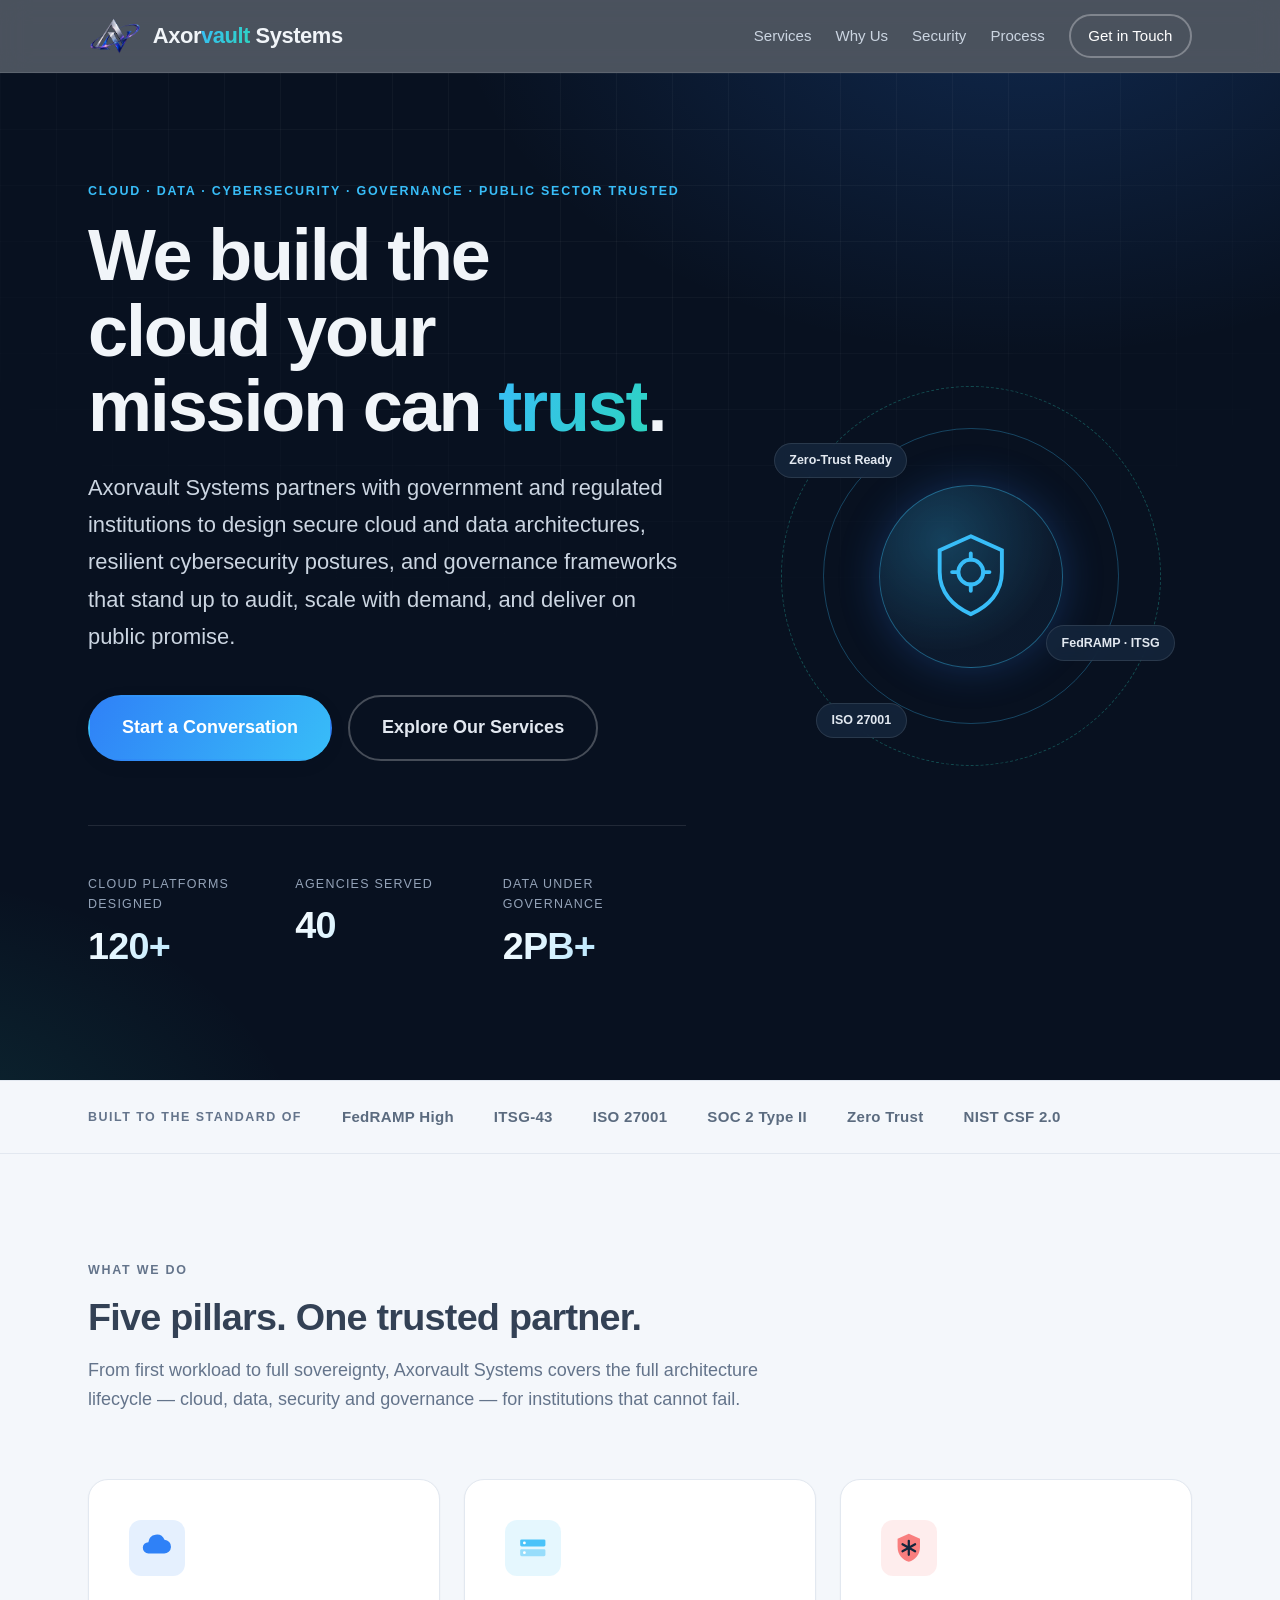
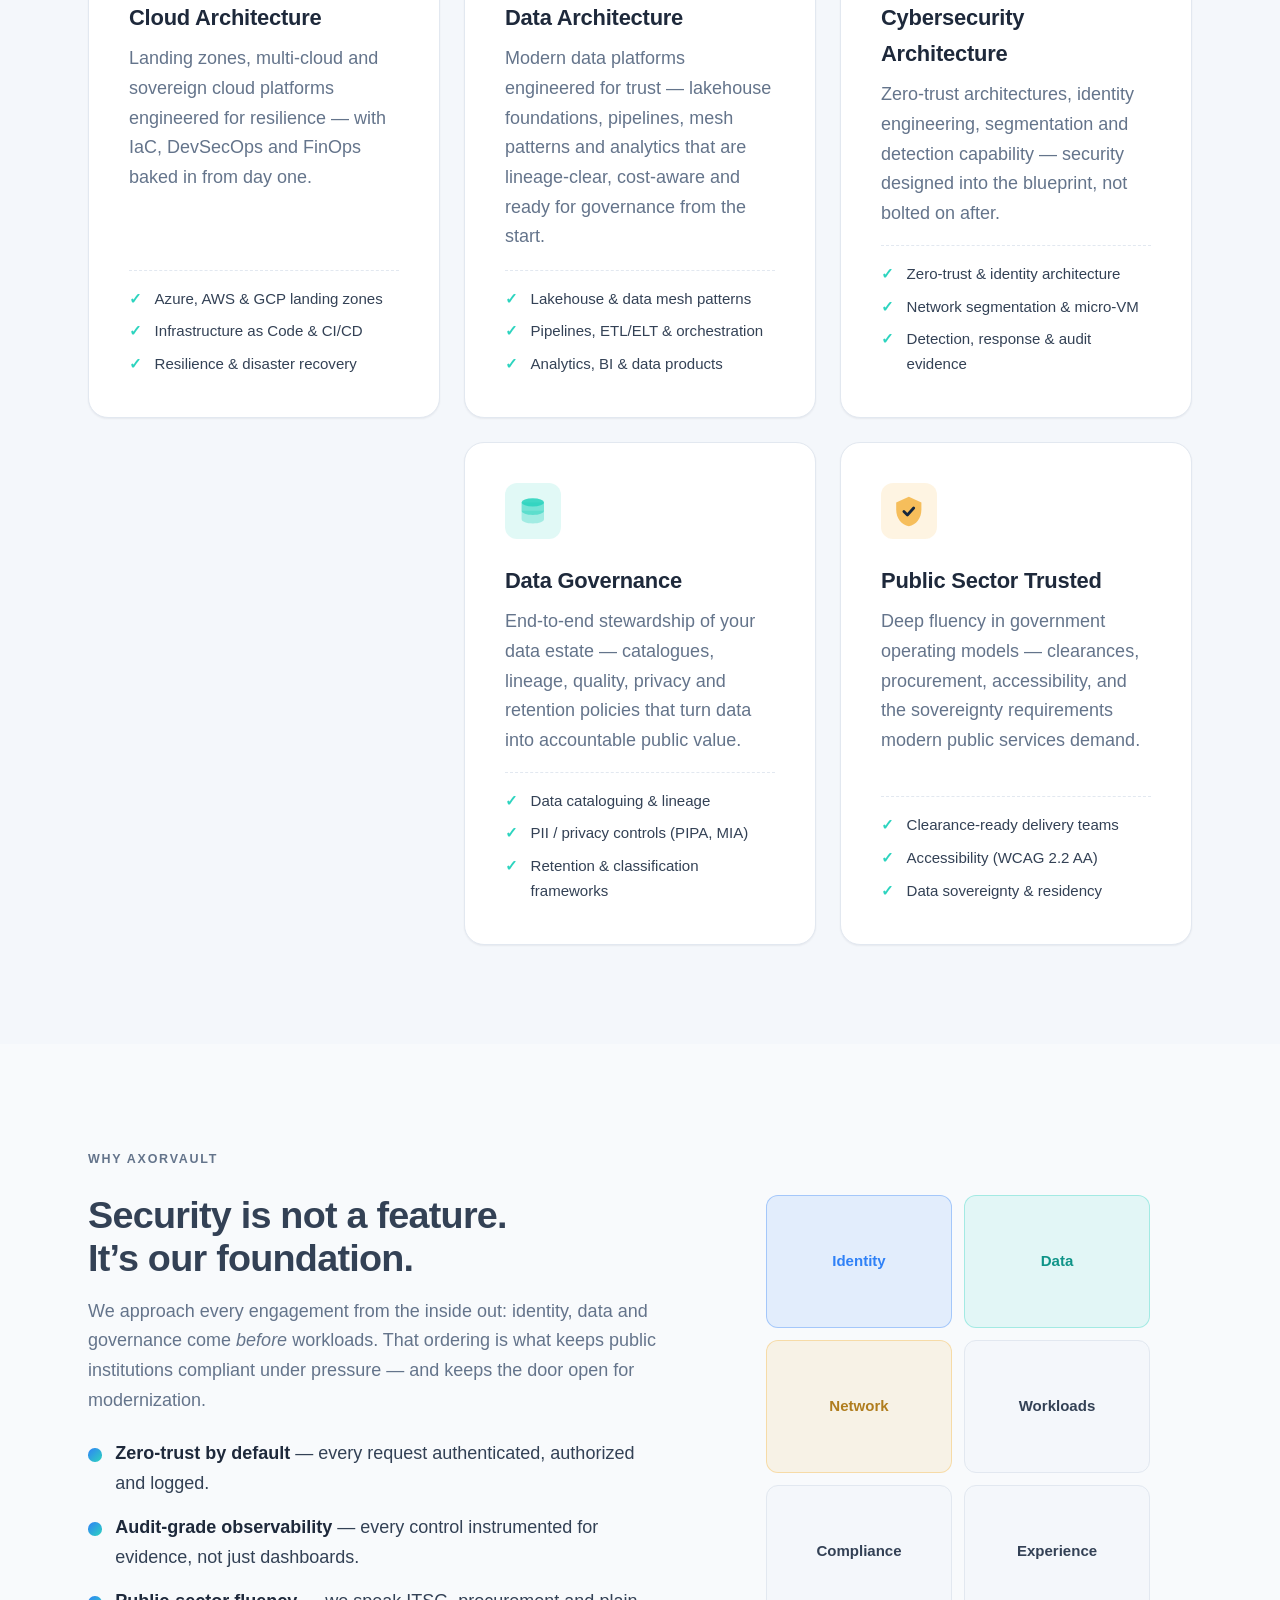
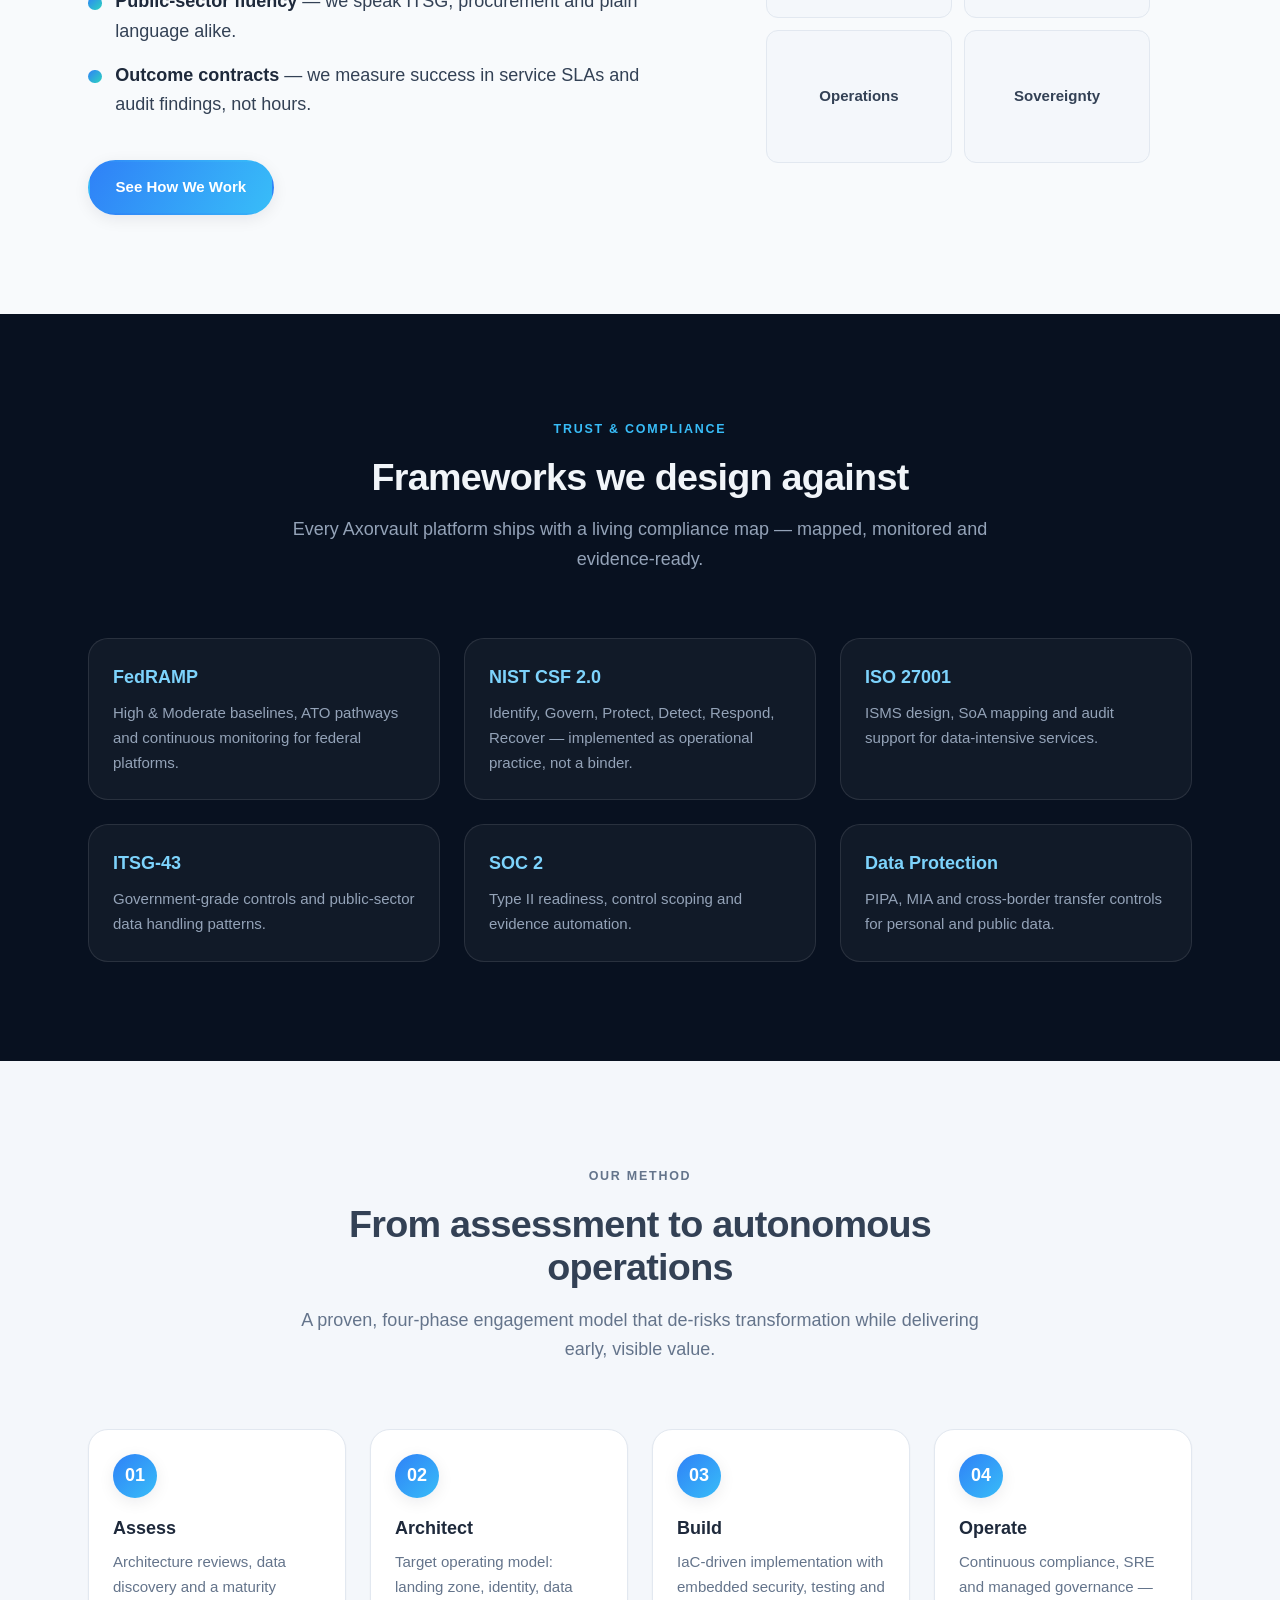
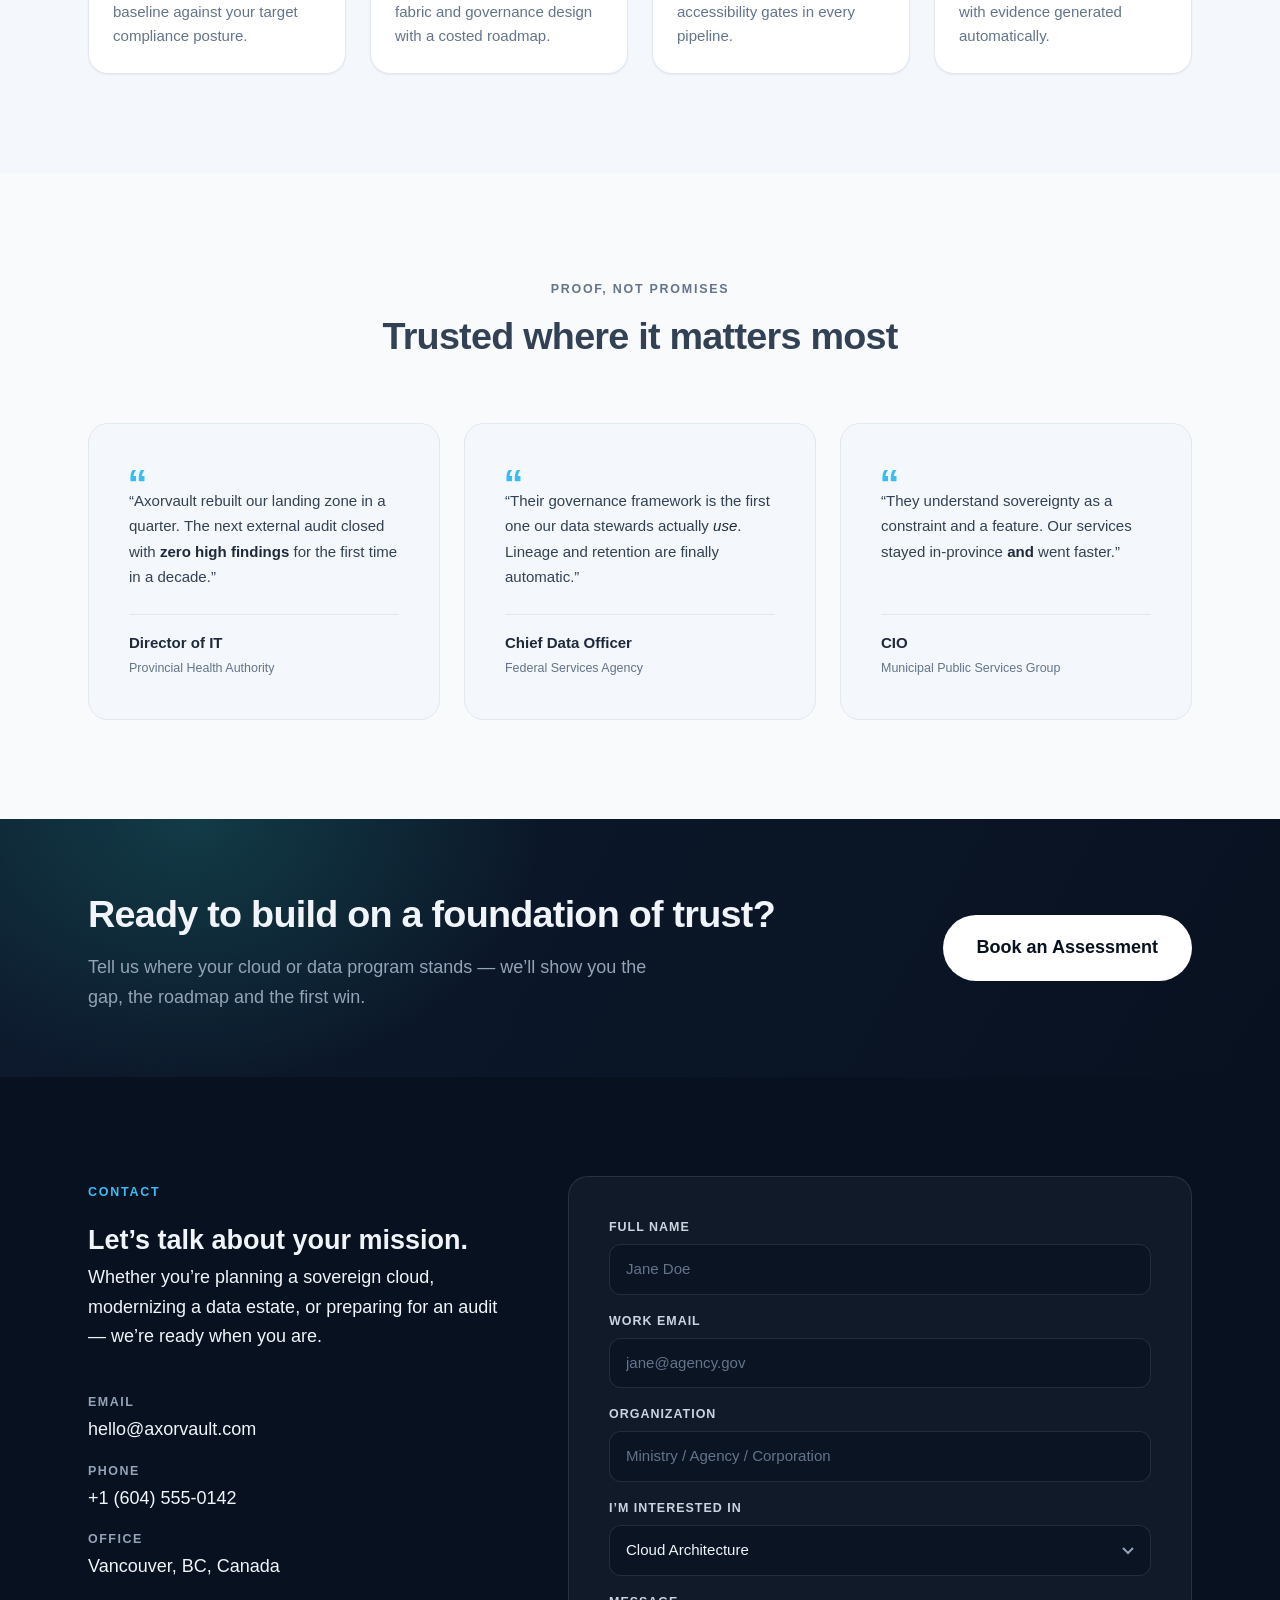
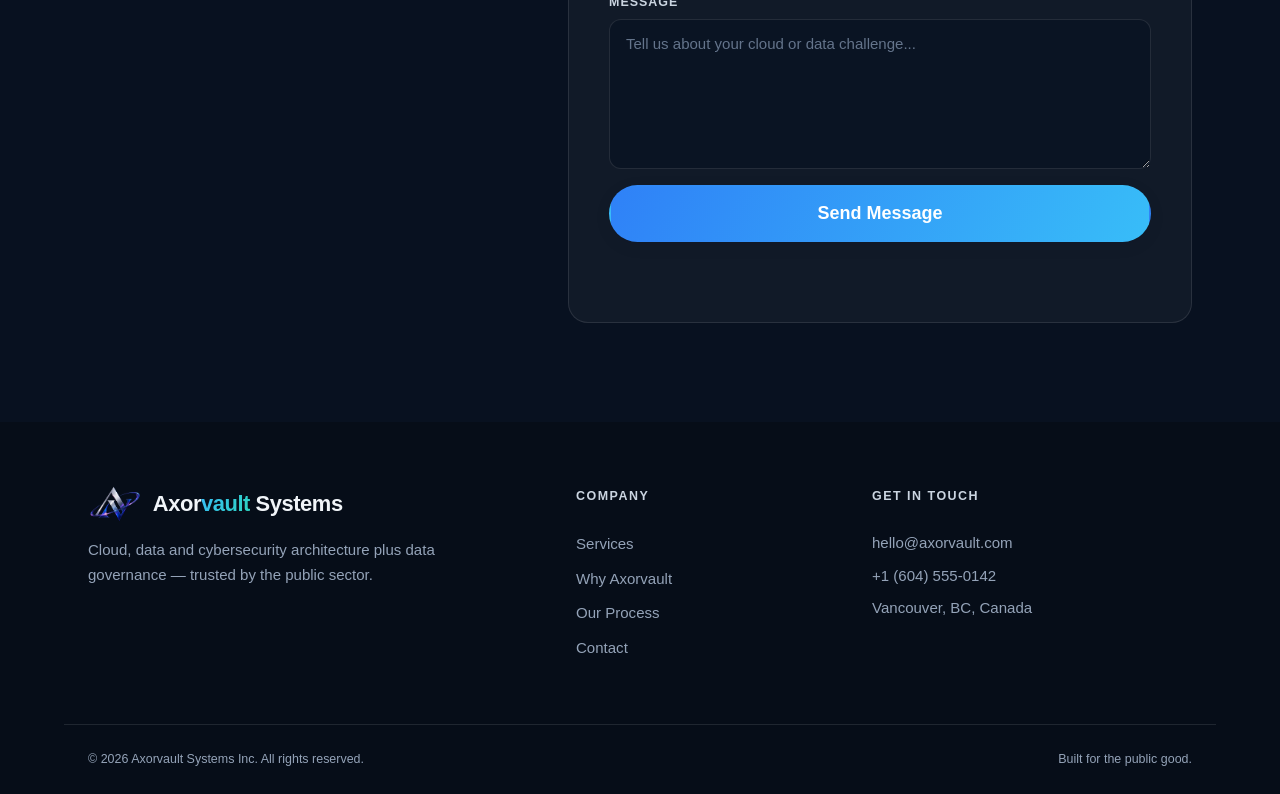
<file: index.html>
<!DOCTYPE html>
<html lang="en">
<head>
  <meta charset="UTF-8" />
  <meta name="viewport" content="width=device-width, initial-scale=1.0" />
  <title>Axorvault Systems — Cloud, Data &amp; Cybersecurity Architecture, Data Governance, Public Sector Trusted</title>
  <meta name="description" content="Axorvault Systems designs secure cloud and data architectures, cybersecurity frameworks and data governance programs trusted by public sector organizations." />
  <link rel="canonical" href="https://axorvault.com/" />
  <link rel="icon" type="image/svg+xml" href="assets/favicon.svg" />
  <meta http-equiv="Content-Security-Policy" content="default-src 'self'; script-src 'self'; style-src 'self' https://fonts.googleapis.com 'unsafe-inline'; font-src 'self' https://fonts.gstatic.com; img-src 'self' data:; base-uri 'self'; form-action 'self'; object-src 'none';" />
  <meta name="referrer" content="strict-origin-when-cross-origin" />

  <!-- Open Graph -->
  <meta property="og:type" content="website" />
  <meta property="og:site_name" content="Axorvault Systems" />
  <meta property="og:title" content="Axorvault Systems — Cloud, Data &amp; Cybersecurity Architecture, Public Sector Trusted" />
  <meta property="og:description" content="Axorvault Systems designs secure cloud and data architectures, cybersecurity frameworks and data governance programs trusted by public sector organizations." />
  <meta property="og:url" content="https://axorvault.com/" />
  <meta property="og:image" content="https://axorvault.com/assets/axorvaultlogo.png" />

  <!-- Twitter Card -->
  <meta name="twitter:card" content="summary_large_image" />
  <meta name="twitter:title" content="Axorvault Systems — Cloud, Data &amp; Cybersecurity Architecture, Public Sector Trusted" />
  <meta name="twitter:description" content="Axorvault Systems designs secure cloud and data architectures, cybersecurity frameworks and data governance programs trusted by public sector organizations." />
  <meta name="twitter:image" content="https://axorvault.com/assets/axorvaultlogo.png" />

  <link rel="preconnect" href="https://fonts.googleapis.com" />
  <link rel="preconnect" href="https://fonts.gstatic.com" crossorigin />
  <link href="https://fonts.googleapis.com/css2?family=Inter:wght@400;500;600;700;800&display=swap" rel="stylesheet" />
  <link rel="stylesheet" href="css/styles.css" />
</head>
<body>
  <a class="skip-link" href="#main">Skip to main content</a>

  <!-- ══════════════ SECTION: HEADER / NAV ══════════════ -->
  <header class="nav" id="top">
    <div class="container nav__inner">
      <a class="brand" href="#top" aria-label="Axorvault home">
        <img class="brand__mark" src="assets/axorvaultlogo-icon.png" alt="" width="1162" height="768" />
        <span class="brand__name">Axor<em>vault</em> Systems</span>
      </a>

      <nav class="nav__links" id="primary-nav" aria-label="Primary">
        <a href="#services">Services</a>
        <a href="#why">Why Us</a>
        <a href="#security">Security</a>
        <a href="#process">Process</a>
        <a href="#contact" class="btn btn--sm">Get in Touch</a>
      </nav>

      <button class="nav__toggle" type="button" aria-expanded="false" aria-controls="primary-nav">
        <span class="nav__toggle-bar" aria-hidden="true"></span>
        <span class="nav__toggle-bar" aria-hidden="true"></span>
        <span class="nav__toggle-bar" aria-hidden="true"></span>
        <span class="sr-only">Toggle menu</span>
      </button>
    </div>
  </header>

  <main id="main">
    <!-- ══════════════ SECTION: HERO ══════════════ -->
    <section class="hero" aria-labelledby="hero-title">
      <div class="container hero__inner">
        <div class="hero__content reveal">
          <p class="eyebrow eyebrow--accent">Cloud · Data · Cybersecurity · Governance · Public Sector Trusted</p>
          <h1 id="hero-title">We build the cloud your mission can <span class="grad-text">trust</span>.</h1>
          <p class="lede">Axorvault Systems partners with government and regulated institutions to design secure cloud and data architectures, resilient cybersecurity postures, and governance frameworks that stand up to audit, scale with demand, and deliver on public promise.</p>
          <div class="hero__actions">
            <a href="#contact" class="btn btn--primary btn--lg">Start a Conversation</a>
            <a href="#services" class="btn btn--ghost btn--lg">Explore Our Services</a>
          </div>

          <dl class="hero__stats" role="list">
            <div class="stat" role="listitem">
              <dt>Cloud Platforms Designed</dt>
              <dd class="stat__num" data-count="120" data-suffix="+">0+</dd>
            </div>
            <div class="stat" role="listitem">
              <dt>Agencies Served</dt>
              <dd class="stat__num" data-count="40" data-suffix="">0</dd>
            </div>
            <div class="stat" role="listitem">
              <dt>Data Under Governance</dt>
              <dd class="stat__num" data-count="2" data-suffix="PB+">0PB+</dd>
            </div>
          </dl>
        </div>

        <div class="hero__visual reveal" aria-hidden="true">
          <div class="vault">
            <div class="vault__ring vault__ring--1"></div>
            <div class="vault__ring vault__ring--2"></div>
            <div class="vault__core">
              <svg viewBox="0 0 64 64" class="vault__icon">
                <path d="M32 6l20 9v14c0 13-8.5 22-20 27C20.5 51 12 42 12 29V15z" fill="none" stroke="#38bdf8" stroke-width="2.5" />
                <circle cx="32" cy="29" r="8" fill="none" stroke="#38bdf8" stroke-width="2.5" />
                <path d="M32 21v-4M32 41v-4M24 29h-4M44 29h-4" stroke="#38bdf8" stroke-width="2.5" stroke-linecap="round" />
              </svg>
            </div>
            <div class="vault__chip vault__chip--1">Zero-Trust Ready</div>
            <div class="vault__chip vault__chip--2">FedRAMP · ITSG</div>
            <div class="vault__chip vault__chip--3">ISO 27001</div>
          </div>
        </div>
      </div>
    </section>

    <!-- ══════════════ SECTION: TRUST BAR ══════════════ -->
    <section class="trustbar" aria-label="Compliance and certifications">
      <div class="container trustbar__inner reveal">
        <span class="trustbar__label">Built to the standard of</span>
        <ul class="trustbar__items" role="list">
          <li>FedRAMP High</li>
          <li>ITSG-43</li>
          <li>ISO 27001</li>
          <li>SOC 2 Type II</li>
          <li>Zero Trust</li>
          <li>NIST CSF 2.0</li>
        </ul>
      </div>
    </section>

    <!-- ══════════════ SECTION: SERVICES ══════════════ -->
    <section class="section section--light" id="services" aria-labelledby="services-title">
      <div class="container">
        <header class="section__head reveal">
          <p class="eyebrow">What We Do</p>
          <h2 id="services-title">Five pillars. One trusted partner.</h2>
          <p class="section__sub">From first workload to full sovereignty, Axorvault Systems covers the full architecture lifecycle — cloud, data, security and governance — for institutions that cannot fail.</p>
        </header>

        <div class="card-grid">
          <article class="service-card reveal">
            <div class="service-card__icon service-card__icon--azure" aria-hidden="true">
              <svg viewBox="0 0 24 24"><path d="M6 16a4 4 0 010-8 6 6 0 0111.5-1.8A4.5 4.5 0 0117 16H6z" fill="currentColor"/></svg>
            </div>
            <h3>Cloud Architecture</h3>
            <p>Landing zones, multi-cloud and sovereign cloud platforms engineered for resilience — with IaC, DevSecOps and FinOps baked in from day one.</p>
            <ul class="tick-list">
              <li>Azure, AWS &amp; GCP landing zones</li>
              <li>Infrastructure as Code &amp; CI/CD</li>
              <li>Resilience &amp; disaster recovery</li>
            </ul>
          </article>

          <article class="service-card reveal">
            <div class="service-card__icon service-card__icon--cyan" aria-hidden="true">
              <svg viewBox="0 0 24 24"><rect x="3" y="6" width="18" height="5" rx="1" fill="currentColor" opacity="0.9"/><rect x="3" y="13" width="18" height="5" rx="1" fill="currentColor" opacity="0.45"/><circle cx="6" cy="8.5" r="1" fill="#fff"/><circle cx="6" cy="15.5" r="1" fill="#fff"/></svg>
            </div>
            <h3>Data Architecture</h3>
            <p>Modern data platforms engineered for trust — lakehouse foundations, pipelines, mesh patterns and analytics that are lineage-clear, cost-aware and ready for governance from the start.</p>
            <ul class="tick-list">
              <li>Lakehouse &amp; data mesh patterns</li>
              <li>Pipelines, ETL/ELT &amp; orchestration</li>
              <li>Analytics, BI &amp; data products</li>
            </ul>
          </article>

          <article class="service-card reveal">
            <div class="service-card__icon service-card__icon--red" aria-hidden="true">
              <svg viewBox="0 0 24 24"><path d="M12 2l8 3.5v6c0 5.5-3.4 9.3-8 10.5C7.4 20.8 4 17 4 11.5v-6z" fill="currentColor" opacity="0.9"/><path d="M12 7v10M7.5 9.5l9 5M16.5 9.5l-9 5" fill="none" stroke="#14263d" stroke-width="1.6" stroke-linecap="round"/></svg>
            </div>
            <h3>Cybersecurity Architecture</h3>
            <p>Zero-trust architectures, identity engineering, segmentation and detection capability — security designed into the blueprint, not bolted on after.</p>
            <ul class="tick-list">
              <li>Zero-trust &amp; identity architecture</li>
              <li>Network segmentation &amp; micro-VM</li>
              <li>Detection, response &amp; audit evidence</li>
            </ul>
          </article>

          <article class="service-card service-card--center reveal">
            <div class="service-card__icon service-card__icon--teal" aria-hidden="true">
              <svg viewBox="0 0 24 24"><ellipse cx="12" cy="6" rx="8" ry="3" fill="currentColor" opacity="0.9"/><path d="M4 6v6c0 1.7 3.6 3 8 3s8-1.3 8-3V6" fill="currentColor" opacity="0.6"/><path d="M4 12v6c0 1.7 3.6 3 8 3s8-1.3 8-3v-6" fill="currentColor" opacity="0.35"/></svg>
            </div>
            <h3>Data Governance</h3>
            <p>End-to-end stewardship of your data estate — catalogues, lineage, quality, privacy and retention policies that turn data into accountable public value.</p>
            <ul class="tick-list">
              <li>Data cataloguing &amp; lineage</li>
              <li>PII / privacy controls (PIPA, MIA)</li>
              <li>Retention &amp; classification frameworks</li>
            </ul>
          </article>

          <article class="service-card reveal">
            <div class="service-card__icon service-card__icon--gold" aria-hidden="true">
              <svg viewBox="0 0 24 24"><path d="M12 2l9 4v5c0 6.5-3.8 10.8-9 12-5.2-1.2-9-5.5-9-12V6z" fill="currentColor" opacity="0.9"/><path d="M8.5 12.5l2.5 2.5 4.5-5" fill="none" stroke="#14263d" stroke-width="2" stroke-linecap="round" stroke-linejoin="round"/></svg>
            </div>
            <h3>Public Sector Trusted</h3>
            <p>Deep fluency in government operating models — clearances, procurement, accessibility, and the sovereignty requirements modern public services demand.</p>
            <ul class="tick-list">
              <li>Clearance-ready delivery teams</li>
              <li>Accessibility (WCAG 2.2 AA)</li>
              <li>Data sovereignty &amp; residency</li>
            </ul>
          </article>
        </div>
      </div>
    </section>

    <!-- ══════════════ SECTION: WHY AXORVAULT ══════════════ -->
    <section class="section" id="why" aria-labelledby="why-title">
      <div class="container why__inner">
        <div class="why__content reveal">
          <p class="eyebrow">Why Axorvault</p>
          <h2 id="why-title">Security is not a feature.<br />It&rsquo;s our foundation.</h2>
          <p>We approach every engagement from the inside out: identity, data and governance come <em>before</em> workloads. That ordering is what keeps public institutions compliant under pressure — and keeps the door open for modernization.</p>
          <ul class="why__list">
            <li><strong>Zero-trust by default</strong> — every request authenticated, authorized and logged.</li>
            <li><strong>Audit-grade observability</strong> — every control instrumented for evidence, not just dashboards.</li>
            <li><strong>Public-sector fluency</strong> — we speak ITSG, procurement and plain language alike.</li>
            <li><strong>Outcome contracts</strong> — we measure success in service SLAs and audit findings, not hours.</li>
          </ul>
          <a href="#process" class="btn btn--primary">See How We Work</a>
        </div>

        <div class="why__visual reveal" aria-hidden="true">
          <div class="matrix">
            <div class="matrix__cell matrix__cell--a">Identity</div>
            <div class="matrix__cell matrix__cell--b">Data</div>
            <div class="matrix__cell matrix__cell--c">Network</div>
            <div class="matrix__cell matrix__cell--d">Workloads</div>
            <div class="matrix__cell matrix__cell--e">Compliance</div>
            <div class="matrix__cell matrix__cell--f">Experience</div>
            <div class="matrix__cell matrix__cell--g">Operations</div>
            <div class="matrix__cell matrix__cell--h">Sovereignty</div>
          </div>
        </div>
      </div>
    </section>

    <!-- ══════════════ SECTION: SECURITY ══════════════ -->
    <section class="section section--dark" id="security" aria-labelledby="security-title">
      <div class="container">
        <header class="section__head section__head--center reveal">
          <p class="eyebrow eyebrow--accent">Trust &amp; Compliance</p>
          <h2 id="security-title">Frameworks we design against</h2>
          <p class="section__sub">Every Axorvault platform ships with a living compliance map — mapped, monitored and evidence-ready.</p>
        </header>

        <div class="framework-grid">
          <div class="framework reveal"><h3>FedRAMP</h3><p>High &amp; Moderate baselines, ATO pathways and continuous monitoring for federal platforms.</p></div>
          <div class="framework reveal"><h3>NIST CSF 2.0</h3><p>Identify, Govern, Protect, Detect, Respond, Recover — implemented as operational practice, not a binder.</p></div>
          <div class="framework reveal"><h3>ISO 27001</h3><p>ISMS design, SoA mapping and audit support for data-intensive services.</p></div>
          <div class="framework reveal"><h3>ITSG-43</h3><p>Government-grade controls and public-sector data handling patterns.</p></div>
          <div class="framework reveal"><h3>SOC 2</h3><p>Type II readiness, control scoping and evidence automation.</p></div>
          <div class="framework reveal"><h3>Data Protection</h3><p>PIPA, MIA and cross-border transfer controls for personal and public data.</p></div>
        </div>
      </div>
    </section>

    <!-- ══════════════ SECTION: PROCESS ══════════════ -->
    <section class="section section--light" id="process" aria-labelledby="process-title">
      <div class="container">
        <header class="section__head section__head--center reveal">
          <p class="eyebrow">Our Method</p>
          <h2 id="process-title">From assessment to autonomous operations</h2>
          <p class="section__sub">A proven, four-phase engagement model that de-risks transformation while delivering early, visible value.</p>
        </header>

        <ol class="steps" role="list">
          <li class="step reveal">
            <span class="step__num">01</span>
            <h3>Assess</h3>
            <p>Architecture reviews, data discovery and a maturity baseline against your target compliance posture.</p>
          </li>
          <li class="step reveal">
            <span class="step__num">02</span>
            <h3>Architect</h3>
            <p>Target operating model: landing zone, identity, data fabric and governance design with a costed roadmap.</p>
          </li>
          <li class="step reveal">
            <span class="step__num">03</span>
            <h3>Build</h3>
            <p>IaC-driven implementation with embedded security, testing and accessibility gates in every pipeline.</p>
          </li>
          <li class="step reveal">
            <span class="step__num">04</span>
            <h3>Operate</h3>
            <p>Continuous compliance, SRE and managed governance — with evidence generated automatically.</p>
          </li>
        </ol>
      </div>
    </section>

    <!-- ══════════════ SECTION: TESTIMONIALS ══════════════ -->
    <section class="section" id="results" aria-labelledby="results-title">
      <div class="container">
        <header class="section__head section__head--center reveal">
          <p class="eyebrow">Proof, Not Promises</p>
          <h2 id="results-title">Trusted where it matters most</h2>
        </header>

        <div class="quote-grid">
          <figure class="quote reveal">
            <blockquote>&ldquo;Axorvault rebuilt our landing zone in a quarter. The next external audit closed with <strong>zero high findings</strong> for the first time in a decade.&rdquo;</blockquote>
            <figcaption><strong>Director of IT</strong><span>Provincial Health Authority</span></figcaption>
          </figure>
          <figure class="quote reveal">
            <blockquote>&ldquo;Their governance framework is the first one our data stewards actually <em>use</em>. Lineage and retention are finally automatic.&rdquo;</blockquote>
            <figcaption><strong>Chief Data Officer</strong><span>Federal Services Agency</span></figcaption>
          </figure>
          <figure class="quote reveal">
            <blockquote>&ldquo;They understand sovereignty as a constraint and a feature. Our services stayed in-province <strong>and</strong> went faster.&rdquo;</blockquote>
            <figcaption><strong>CIO</strong><span>Municipal Public Services Group</span></figcaption>
          </figure>
        </div>
      </div>
    </section>

    <!-- ══════════════ SECTION: CTA ══════════════ -->
    <section class="cta" aria-labelledby="cta-title">
      <div class="container cta__inner reveal">
        <div>
          <h2 id="cta-title">Ready to build on a foundation of trust?</h2>
          <p>Tell us where your cloud or data program stands — we&rsquo;ll show you the gap, the roadmap and the first win.</p>
        </div>
        <a href="#contact" class="btn btn--light btn--lg">Book an Assessment</a>
      </div>
    </section>

    <!-- ══════════════ SECTION: CONTACT ══════════════ -->
    <section class="section section--dark" id="contact" aria-labelledby="contact-title">
      <div class="container contact__inner">
        <div class="contact__info reveal">
          <p class="eyebrow eyebrow--accent">Contact</p>
          <h2 id="contact-title">Let&rsquo;s talk about your mission.</h2>
          <p>Whether you&rsquo;re planning a sovereign cloud, modernizing a data estate, or preparing for an audit — we&rsquo;re ready when you are.</p>
          <ul class="contact__details" role="list">
            <li>
              <span class="contact__label">Email</span>
              <a href="mailto:hello@axorvault.com">hello@axorvault.com</a>
            </li>
            <li>
              <span class="contact__label">Phone</span>
              <a href="tel:+16045550142">+1 (604) 555-0142</a>
            </li>
            <li>
              <span class="contact__label">Office</span>
              <span>Vancouver, BC, Canada</span>
            </li>
          </ul>
        </div>

        <form class="contact__form reveal" novalidate>
          <div class="field">
            <label for="name">Full name</label>
            <input id="name" name="name" type="text" autocomplete="name" required placeholder="Jane Doe" />
          </div>
          <div class="field">
            <label for="email">Work email</label>
            <input id="email" name="email" type="email" autocomplete="email" required placeholder="jane@agency.gov" />
          </div>
          <div class="field">
            <label for="org">Organization</label>
            <input id="org" name="org" type="text" autocomplete="organization" placeholder="Ministry / Agency / Corporation" />
          </div>
          <div class="field">
            <label for="topic">I&rsquo;m interested in</label>
            <select id="topic" name="topic">
              <option>Cloud Architecture</option>
              <option>Data Architecture</option>
              <option>Cybersecurity Architecture</option>
              <option>Data Governance</option>
              <option>Public Sector Transformation</option>
              <option>Compliance &amp; Audit</option>
              <option>Something else</option>
            </select>
          </div>
          <div class="field">
            <label for="message">Message</label>
            <textarea id="message" name="message" rows="5" required placeholder="Tell us about your cloud or data challenge..."></textarea>
          </div>
          <button class="btn btn--primary btn--lg" type="submit">Send Message</button>
          <p class="form-status" role="status" aria-live="polite"></p>
        </form>
      </div>
    </section>
  </main>

  <!-- ══════════════ SECTION: FOOTER ══════════════ -->
  <footer class="footer">
    <div class="container footer__inner">
      <div class="footer__brand">
        <a class="brand brand--footer" href="#top" aria-label="Axorvault home">
          <img class="brand__mark" src="assets/axorvaultlogo-icon.png" alt="" width="1162" height="768" />
          <span class="brand__name">Axor<em>vault</em> Systems</span>
        </a>
        <p>Cloud, data and cybersecurity architecture plus data governance — trusted by the public sector.</p>
      </div>

      <nav class="footer__nav" aria-label="Footer">
        <h3>Company</h3>
        <a href="#services">Services</a>
        <a href="#why">Why Axorvault</a>
        <a href="#process">Our Process</a>
        <a href="#contact">Contact</a>
      </nav>

      <div class="footer__contact">
        <h3>Get in Touch</h3>
        <a href="mailto:hello@axorvault.com">hello@axorvault.com</a>
        <a href="tel:+16045550142">+1 (604) 555-0142</a>
        <p>Vancouver, BC, Canada</p>
      </div>
    </div>
    <div class="container footer__legal">
      <p>&copy; <span id="year"></span> Axorvault Systems Inc. All rights reserved.</p>
      <p>Built for the public good.</p>
    </div>
  </footer>

  <script src="js/main.js"></script>
</body>
</html>
</file>
<file: css/styles.css>
/* ═══════════════════════════════════════════════════════════
   AXORVAULT — DESIGN TOKENS
   Change these first before touching component styles.
   ═══════════════════════════════════════════════════════════ */
:root {
  /* ── Brand colors ── */
  --navy-900: #081120;
  --navy-800: #0d1b2e;
  --navy-700: #14263d;
  --navy-600: #1e3a5f;

  --azure-500: #2f81f7;
  --azure-400: #38bdf8;
  --azure-300: #7dd3fc;

  --teal-400: #2dd4bf;
  --teal-300: #5eead4;

  --gold-400: #f5b84c;
  --gold-300: #fcd34d;

  /* ── Neutrals ── */
  --slate-50: #f8fafc;
  --slate-100: #f4f7fb;
  --slate-200: #e2e8f0;
  --slate-300: #cbd5e1;
  --slate-400: #94a3b8;
  --slate-500: #64748b;
  --slate-600: #5b6b7f;
  --slate-700: #334155;
  --slate-800: #1e293b;

  /* ── Semantic ── */
  --bg: var(--slate-50);
  --bg-dark: var(--navy-900);
  --bg-card: #ffffff;
  --text: var(--slate-700);
  --text-muted: var(--slate-500);
  --text-inverse: #f1f5f9;
  --text-inverse-muted: var(--slate-400);
  --accent: var(--azure-500);
  --accent-soft: rgba(47, 129, 247, 0.12);
  --border: var(--slate-200);
  --border-dark: rgba(255, 255, 255, 0.1);

  /* ── Typography scale (fluid) ── */
  --text-xs: clamp(0.72rem, 0.7rem + 0.1vw, 0.8rem);
  --text-sm: clamp(0.85rem, 0.82rem + 0.15vw, 0.95rem);
  --text-base: clamp(1rem, 0.95rem + 0.25vw, 1.125rem);
  --text-lg: clamp(1.125rem, 1.05rem + 0.4vw, 1.375rem);
  --text-xl: clamp(1.375rem, 1.2rem + 0.7vw, 1.75rem);
  --text-2xl: clamp(1.75rem, 1.4rem + 1.2vw, 2.5rem);
  --text-3xl: clamp(2.25rem, 1.6rem + 2.2vw, 3.5rem);
  --text-display: clamp(2.75rem, 1.8rem + 3.8vw, 4.5rem);

  /* ── Spacing ── */
  --space-xs: 0.5rem;
  --space-sm: 1rem;
  --space-md: 1.5rem;
  --space-lg: 2.5rem;
  --space-xl: 4rem;
  --space-2xl: 6rem;
  --space-section: clamp(4rem, 3rem + 4vw, 8rem);

  /* ── Layout ── */
  --container: 72rem;
  --radius-sm: 0.375rem;
  --radius-md: 0.75rem;
  --radius-lg: 1.25rem;
  --radius-xl: 2rem;
  --radius-full: 999px;

  /* ── Misc ── */
  --shadow-sm: 0 1px 2px rgba(8, 17, 32, 0.06);
  --shadow-md: 0 4px 16px rgba(8, 17, 32, 0.08);
  --shadow-lg: 0 12px 40px rgba(8, 17, 32, 0.14);
  --shadow-glow: 0 0 40px rgba(47, 129, 247, 0.25);
  --transition: 0.25s cubic-bezier(0.4, 0, 0.2, 1);
  --font: 'Inter', -apple-system, BlinkMacSystemFont, 'Segoe UI', sans-serif;
}

/* ═══════════════════════════════════════════════════════════
   RESET & BASE
   ═══════════════════════════════════════════════════════════ */
*,
*::before,
*::after {
  box-sizing: border-box;
  margin: 0;
  padding: 0;
}

html {
  scroll-behavior: smooth;
  -webkit-text-size-adjust: 100%;
}

body {
  font-family: var(--font);
  font-size: var(--text-base);
  line-height: 1.65;
  color: var(--text);
  background: var(--bg);
  -webkit-font-smoothing: antialiased;
}

img,
svg {
  display: block;
  max-width: 100%;
}

a {
  color: var(--accent);
  text-decoration: none;
  transition: color var(--transition);
}

a:hover {
  color: var(--azure-400);
}

ul,
ol {
  list-style: none;
}

:focus-visible {
  outline: 3px solid var(--accent);
  outline-offset: 3px;
  border-radius: var(--radius-sm);
}

/* Utility: skip link */
.skip-link {
  position: absolute;
  top: -100%;
  left: 1rem;
  z-index: 100;
  padding: 0.75rem 1.25rem;
  background: var(--navy-800);
  color: var(--text-inverse);
  border-radius: var(--radius-sm);
  font-weight: 600;
  transition: top 0.2s;
}

.skip-link:focus {
  top: 1rem;
}

/* Utility: screen reader only */
.sr-only {
  position: absolute;
  width: 1px;
  height: 1px;
  padding: 0;
  margin: -1px;
  overflow: hidden;
  clip: rect(0, 0, 0, 0);
  white-space: nowrap;
  border: 0;
}

/* Layout: container */
.container {
  width: 100%;
  max-width: var(--container);
  margin-inline: auto;
  padding-inline: var(--space-md);
}

/* Typography helpers */
.eyebrow {
  display: inline-block;
  font-size: var(--text-xs);
  font-weight: 700;
  letter-spacing: 0.14em;
  text-transform: uppercase;
  color: var(--slate-500);
  margin-bottom: var(--space-sm);
}

.eyebrow--accent {
  color: var(--azure-400);
}

.grad-text {
  background: linear-gradient(120deg, var(--azure-400), var(--teal-400));
  -webkit-background-clip: text;
  background-clip: text;
  -webkit-text-fill-color: transparent;
  color: transparent;
}

.lede {
  font-size: var(--text-lg);
  color: var(--slate-600);
  max-width: 46rem;
  line-height: 1.7;
}

/* Buttons */
.btn {
  display: inline-flex;
  align-items: center;
  justify-content: center;
  gap: 0.5rem;
  font-weight: 600;
  font-size: var(--text-sm);
  padding: 0.8rem 1.6rem;
  border-radius: var(--radius-full);
  border: 2px solid transparent;
  cursor: pointer;
  transition: all var(--transition);
  white-space: nowrap;
}

.btn--sm {
  padding: 0.5rem 1.1rem;
  font-size: var(--text-xs);
}

.btn--lg {
  padding: 1rem 2rem;
  font-size: var(--text-base);
}

.btn--primary {
  background: linear-gradient(120deg, var(--azure-500), var(--azure-400));
  color: #fff;
  box-shadow: var(--shadow-md);
}

.btn--primary:hover {
  transform: translateY(-2px);
  box-shadow: var(--shadow-glow);
  color: #fff;
}

.btn--ghost {
  background: transparent;
  color: var(--slate-700);
  border-color: var(--slate-300);
}

.btn--ghost:hover {
  border-color: var(--accent);
  color: var(--accent);
  background: var(--accent-soft);
}

.btn--light {
  background: #fff;
  color: var(--navy-900);
}

.btn--light:hover {
  transform: translateY(-2px);
  box-shadow: var(--shadow-lg);
}

/* Sections */
.section {
  padding-block: var(--space-section);
}

.section--light {
  background: var(--slate-100);
}

.section--dark {
  background: var(--bg-dark);
  color: var(--text-inverse);
}

.section__head {
  max-width: 44rem;
  margin-bottom: var(--space-xl);
}

.section__head--center {
  margin-inline: auto;
  text-align: center;
}

.section__head h2 {
  font-size: var(--text-2xl);
  font-weight: 800;
  letter-spacing: -0.02em;
  line-height: 1.15;
  margin-bottom: var(--space-sm);
  color: inherit;
}

.section__sub {
  color: var(--text-muted);
}

.section--dark .section__sub {
  color: var(--text-inverse-muted);
}

/* ═══════════════════════════════════════════════════════════
   NAV / HEADER
   ═══════════════════════════════════════════════════════════ */
.nav {
  position: sticky;
  top: 0;
  z-index: 50;
  background: rgba(8, 17, 32, 0.72);
  backdrop-filter: blur(14px);
  -webkit-backdrop-filter: blur(14px);
  border-bottom: 1px solid var(--border-dark);
  transition: background var(--transition), box-shadow var(--transition);
}

.nav--scrolled {
  background: rgba(8, 17, 32, 0.92);
  box-shadow: var(--shadow-md);
}

.nav__inner {
  display: flex;
  align-items: center;
  justify-content: space-between;
  gap: var(--space-md);
  min-height: 4.5rem;
}

.brand {
  display: inline-flex;
  align-items: center;
  gap: 0.65rem;
  color: var(--text-inverse);
}

.brand:hover {
  color: var(--text-inverse);
}

.brand__mark {
  height: 2.25rem;
  width: auto;
  flex-shrink: 0;
}

.brand__name {
  font-size: var(--text-lg);
  font-weight: 800;
  letter-spacing: -0.02em;
}

.brand__name em {
  font-style: normal;
  background: linear-gradient(120deg, var(--azure-400), var(--teal-400));
  -webkit-background-clip: text;
  background-clip: text;
  -webkit-text-fill-color: transparent;
}

.nav__links {
  display: flex;
  align-items: center;
  gap: var(--space-md);
}

.nav__links > a {
  color: var(--slate-300);
  font-size: var(--text-sm);
  font-weight: 500;
}

.nav__links > a:hover {
  color: #fff;
}

.nav__links > a.btn {
  color: #fff;
  border-color: rgba(255, 255, 255, 0.3);
}

.nav__links > a.btn:hover {
  background: var(--accent-soft);
  border-color: var(--accent);
  color: #fff;
}

.nav__toggle {
  display: none;
  flex-direction: column;
  justify-content: center;
  gap: 5px;
  width: 2.75rem;
  height: 2.75rem;
  background: transparent;
  border: 1px solid var(--border-dark);
  border-radius: var(--radius-md);
  cursor: pointer;
  align-items: center;
}

.nav__toggle-bar {
  width: 1.1rem;
  height: 2px;
  background: var(--text-inverse);
  border-radius: 2px;
  transition: transform var(--transition), opacity var(--transition);
}

.nav--open .nav__toggle-bar:nth-child(1) {
  transform: translateY(7px) rotate(45deg);
}

.nav--open .nav__toggle-bar:nth-child(2) {
  opacity: 0;
}

.nav--open .nav__toggle-bar:nth-child(3) {
  transform: translateY(-7px) rotate(-45deg);
}

/* ═══════════════════════════════════════════════════════════
   HERO
   ═══════════════════════════════════════════════════════════ */
.hero {
  position: relative;
  background:
    radial-gradient(60rem 40rem at 80% -10%, rgba(47, 129, 247, 0.22), transparent 60%),
    radial-gradient(50rem 35rem at -10% 110%, rgba(45, 212, 191, 0.14), transparent 55%),
    var(--bg-dark);
  color: var(--text-inverse);
  overflow: hidden;
}

.hero::before {
  content: '';
  position: absolute;
  inset: 0;
  background-image:
    linear-gradient(rgba(255, 255, 255, 0.035) 1px, transparent 1px),
    linear-gradient(90deg, rgba(255, 255, 255, 0.035) 1px, transparent 1px);
  background-size: 56px 56px;
  mask-image: radial-gradient(ellipse 90% 80% at 50% 0%, black 30%, transparent 75%);
  -webkit-mask-image: radial-gradient(ellipse 90% 80% at 50% 0%, black 30%, transparent 75%);
  pointer-events: none;
}

.hero__inner {
  position: relative;
  display: grid;
  grid-template-columns: 1.15fr 0.85fr;
  gap: var(--space-xl);
  align-items: center;
  padding-block: clamp(4rem, 8vw, 8rem);
}

.hero h1 {
  font-size: var(--text-display);
  font-weight: 800;
  letter-spacing: -0.03em;
  line-height: 1.05;
  margin-bottom: var(--space-md);
}

.hero .lede {
  color: var(--slate-300);
}

.hero__actions {
  display: flex;
  flex-wrap: wrap;
  gap: var(--space-sm);
  margin-block: var(--space-lg) var(--space-xl);
}

.hero .btn--ghost {
  color: var(--slate-200);
  border-color: rgba(255, 255, 255, 0.25);
}

.hero .btn--ghost:hover {
  color: #fff;
  border-color: var(--azure-400);
  background: var(--accent-soft);
}

/* Hero stats */
.hero__stats {
  display: grid;
  grid-template-columns: repeat(3, 1fr);
  gap: var(--space-md);
  border-top: 1px solid var(--border-dark);
  padding-top: var(--space-lg);
}

.stat dt {
  font-size: var(--text-xs);
  text-transform: uppercase;
  letter-spacing: 0.1em;
  color: var(--slate-400);
  margin-top: var(--space-xs);
}

.stat__num {
  font-size: var(--text-2xl);
  font-weight: 800;
  letter-spacing: -0.02em;
  background: linear-gradient(120deg, #fff, var(--azure-300));
  -webkit-background-clip: text;
  background-clip: text;
  -webkit-text-fill-color: transparent;
}

/* Hero vault visual */
.hero__visual {
  display: flex;
  justify-content: center;
}

.vault {
  position: relative;
  width: min(100%, 22rem);
  aspect-ratio: 1;
  display: grid;
  place-items: center;
}

.vault__ring {
  position: absolute;
  border-radius: 50%;
  border: 1px solid rgba(56, 189, 248, 0.35);
  animation: ring-pulse 5s ease-in-out infinite;
}

.vault__ring--1 {
  inset: 8%;
  border-color: rgba(56, 189, 248, 0.3);
}

.vault__ring--2 {
  inset: -4%;
  border-style: dashed;
  border-color: rgba(45, 212, 191, 0.3);
  animation-duration: 8s;
  animation-direction: reverse;
}

@keyframes ring-pulse {
  0%, 100% { transform: scale(1); opacity: 0.8; }
  50% { transform: scale(1.06); opacity: 1; }
}

.vault__core {
  width: 52%;
  aspect-ratio: 1;
  border-radius: 50%;
  display: grid;
  place-items: center;
  background: radial-gradient(circle at 35% 30%, rgba(56, 189, 248, 0.28), rgba(13, 27, 46, 0.9) 65%);
  border: 1px solid rgba(56, 189, 248, 0.4);
  box-shadow: var(--shadow-glow);
}

.vault__icon {
  width: 55%;
  height: auto;
}

.vault__chip {
  position: absolute;
  padding: 0.4rem 0.9rem;
  font-size: var(--text-xs);
  font-weight: 600;
  color: var(--slate-200);
  background: rgba(20, 38, 61, 0.85);
  border: 1px solid var(--border-dark);
  border-radius: var(--radius-full);
  backdrop-filter: blur(6px);
  animation: chip-float 6s ease-in-out infinite;
}

.vault__chip--1 { top: 12%; left: -6%; }
.vault__chip--2 { bottom: 26%; right: -8%; animation-delay: 1.5s; }
.vault__chip--3 { bottom: 4%; left: 6%; animation-delay: 3s; }

@keyframes chip-float {
  0%, 100% { transform: translateY(0); }
  50% { transform: translateY(-10px); }
}

/* ═══════════════════════════════════════════════════════════
   TRUST BAR
   ═══════════════════════════════════════════════════════════ */
.trustbar {
  background: var(--slate-100);
  border-block: 1px solid var(--border);
  padding-block: var(--space-md);
}

.trustbar__inner {
  display: flex;
  align-items: center;
  gap: var(--space-lg);
  flex-wrap: wrap;
}

.trustbar__label {
  font-size: var(--text-xs);
  font-weight: 700;
  text-transform: uppercase;
  letter-spacing: 0.12em;
  color: var(--slate-500);
}

.trustbar__items {
  display: flex;
  gap: var(--space-md) var(--space-lg);
  flex-wrap: wrap;
}

.trustbar__items li {
  font-size: var(--text-sm);
  font-weight: 700;
  color: var(--slate-600);
  letter-spacing: 0.02em;
}

/* ═══════════════════════════════════════════════════════════
   SERVICE CARDS
   ═══════════════════════════════════════════════════════════ */
.card-grid {
  display: grid;
  grid-template-columns: repeat(3, 1fr);
  gap: var(--space-md);
}

/* 5 cards: Public Sector card centered in row 2 (1+4 visual balance) */
.card-grid .service-card--center {
  grid-column: 2;
}

.service-card {
  display: flex;
  flex-direction: column;
  background: var(--bg-card);
  border: 1px solid var(--border);
  border-radius: var(--radius-lg);
  padding: var(--space-lg);
  box-shadow: var(--shadow-sm);
  transition: transform var(--transition), box-shadow var(--transition), border-color var(--transition);
}

.service-card:hover {
  transform: translateY(-6px);
  box-shadow: var(--shadow-lg);
  border-color: var(--slate-300);
}

.service-card__icon {
  display: grid;
  place-items: center;
  width: 3.5rem;
  height: 3.5rem;
  border-radius: var(--radius-md);
  margin-bottom: var(--space-md);
}

.service-card__icon svg {
  width: 60%;
  height: 60%;
}

.service-card__icon--azure {
  background: var(--accent-soft);
  color: var(--azure-500);
}

.service-card__icon--teal {
  background: rgba(45, 212, 191, 0.14);
  color: var(--teal-400);
}

.service-card__icon--gold {
  background: rgba(245, 184, 76, 0.16);
  color: var(--gold-400);
}

.service-card__icon--cyan {
  background: rgba(56, 189, 248, 0.13);
  color: var(--azure-400);
}

.service-card__icon--red {
  background: rgba(248, 113, 113, 0.13);
  color: #f87171;
}

.service-card h3 {
  font-size: var(--text-lg);
  font-weight: 700;
  letter-spacing: -0.01em;
  margin-bottom: var(--space-xs);
  color: var(--slate-800);
}

.service-card p {
  color: var(--text-muted);
  margin-bottom: var(--space-sm);
}

.tick-list {
  margin-top: auto;
  display: grid;
  gap: 0.5rem;
  padding-top: var(--space-sm);
  border-top: 1px dashed var(--slate-200);
}

.tick-list li {
  position: relative;
  padding-left: 1.6rem;
  font-size: var(--text-sm);
  color: var(--slate-700);
  font-weight: 500;
}

.tick-list li::before {
  content: '✓';
  position: absolute;
  left: 0;
  top: 0;
  color: var(--teal-400);
  font-weight: 800;
}

/* ═══════════════════════════════════════════════════════════
   WHY AXORVAULT
   ═══════════════════════════════════════════════════════════ */
.why__inner {
  display: grid;
  grid-template-columns: 1.1fr 0.9fr;
  gap: var(--space-xl);
  align-items: center;
}

.why__content h2 {
  font-size: var(--text-2xl);
  font-weight: 800;
  letter-spacing: -0.02em;
  line-height: 1.15;
  margin-bottom: var(--space-sm);
}

.why__content h2 em {
  font-style: normal;
  background: linear-gradient(120deg, var(--azure-400), var(--teal-400));
  -webkit-background-clip: text;
  background-clip: text;
  -webkit-text-fill-color: transparent;
}

.why__content > p {
  color: var(--text-muted);
  margin-bottom: var(--space-md);
}

.why__list {
  display: grid;
  gap: 0.9rem;
  margin-block: var(--space-md) var(--space-lg);
}

.why__list li {
  position: relative;
  padding-left: 1.7rem;
  color: var(--slate-700);
}

.why__list li::before {
  content: '';
  position: absolute;
  left: 0;
  top: 0.5em;
  width: 0.85rem;
  height: 0.85rem;
  border-radius: 50%;
  background: linear-gradient(135deg, var(--azure-500), var(--teal-400));
}

.why__list strong {
  color: var(--slate-800);
}

/* Capability matrix visual */
.why__visual {
  display: grid;
  place-items: center;
}

.matrix {
  display: grid;
  grid-template-columns: repeat(2, 1fr);
  gap: 0.75rem;
  width: 100%;
  max-width: 24rem;
}

.matrix__cell {
  aspect-ratio: 1.4;
  display: grid;
  place-items: center;
  font-size: var(--text-sm);
  font-weight: 600;
  border-radius: var(--radius-md);
  background: var(--slate-100);
  border: 1px solid var(--border);
  color: var(--slate-700);
  transition: transform var(--transition);
}

.matrix__cell:hover {
  transform: translateY(-4px);
}

.matrix__cell--a { background: rgba(47, 129, 247, 0.1); border-color: rgba(47, 129, 247, 0.35); color: var(--azure-500); }
.matrix__cell--b { background: rgba(45, 212, 191, 0.1); border-color: rgba(45, 212, 191, 0.35); color: #0f9488; }
.matrix__cell--c { background: rgba(245, 184, 76, 0.12); border-color: rgba(245, 184, 76, 0.4); color: #b07d1e; }

/* ═══════════════════════════════════════════════════════════
   SECURITY / FRAMEWORKS
   ═══════════════════════════════════════════════════════════ */
.framework-grid {
  display: grid;
  grid-template-columns: repeat(3, 1fr);
  gap: var(--space-md);
}

.framework {
  background: rgba(255, 255, 255, 0.04);
  border: 1px solid var(--border-dark);
  border-radius: var(--radius-lg);
  padding: var(--space-md);
  transition: background var(--transition), border-color var(--transition);
}

.framework:hover {
  background: rgba(255, 255, 255, 0.07);
  border-color: rgba(56, 189, 248, 0.4);
}

.framework h3 {
  font-size: var(--text-base);
  font-weight: 700;
  color: var(--azure-300);
  margin-bottom: 0.5rem;
}

.framework p {
  font-size: var(--text-sm);
  color: var(--text-inverse-muted);
}

/* ═══════════════════════════════════════════════════════════
   PROCESS (4-STEP TIMELINE)
   ═══════════════════════════════════════════════════════════ */
.steps {
  display: grid;
  grid-template-columns: repeat(4, 1fr);
  gap: var(--space-md);
  counter-reset: step;
}

.step {
  position: relative;
  background: var(--bg-card);
  border: 1px solid var(--border);
  border-radius: var(--radius-lg);
  padding: var(--space-md);
  box-shadow: var(--shadow-sm);
}

.step__num {
  display: inline-grid;
  place-items: center;
  width: 2.75rem;
  height: 2.75rem;
  border-radius: var(--radius-full);
  background: linear-gradient(135deg, var(--azure-500), var(--azure-400));
  color: #fff;
  font-weight: 800;
  font-size: var(--text-base);
  margin-bottom: var(--space-sm);
  box-shadow: var(--shadow-md);
}

.step h3 {
  font-size: var(--text-base);
  font-weight: 700;
  margin-bottom: 0.4rem;
  color: var(--slate-800);
}

.step p {
  font-size: var(--text-sm);
  color: var(--text-muted);
}

/* ═══════════════════════════════════════════════════════════
   TESTIMONIALS
   ═══════════════════════════════════════════════════════════ */
.quote-grid {
  display: grid;
  grid-template-columns: repeat(3, 1fr);
  gap: var(--space-md);
}

.quote {
  display: flex;
  flex-direction: column;
  background: var(--slate-100);
  border: 1px solid var(--border);
  border-radius: var(--radius-lg);
  padding: var(--space-lg);
}

.quote blockquote {
  font-size: var(--text-sm);
  line-height: 1.7;
  color: var(--slate-700);
  margin-bottom: var(--space-md);
  position: relative;
  padding-top: 1.5rem;
}

.quote blockquote::before {
  content: '\201C';
  position: absolute;
  top: 0;
  left: -0.1rem;
  font-size: 2.5rem;
  font-weight: 800;
  line-height: 1;
  color: var(--azure-400);
}

.quote blockquote strong {
  color: var(--slate-800);
}

.quote blockquote em {
  color: var(--slate-800);
}

.quote figcaption {
  margin-top: auto;
  display: grid;
  gap: 0.15rem;
  padding-top: var(--space-sm);
  border-top: 1px solid var(--border);
}

.quote figcaption strong {
  font-size: var(--text-sm);
  color: var(--slate-800);
}

.quote figcaption span {
  font-size: var(--text-xs);
  color: var(--text-muted);
}

/* ═══════════════════════════════════════════════════════════
   CTA BANNER
   ═══════════════════════════════════════════════════════════ */
.cta {
  background:
    radial-gradient(40rem 30rem at 15% 0%, rgba(45, 212, 191, 0.18), transparent 55%),
    linear-gradient(120deg, var(--navy-800), var(--navy-900));
  padding-block: var(--space-xl);
}

.cta__inner {
  display: flex;
  align-items: center;
  justify-content: space-between;
  gap: var(--space-lg);
  flex-wrap: wrap;
}

.cta h2 {
  font-size: var(--text-2xl);
  font-weight: 800;
  letter-spacing: -0.02em;
  color: var(--text-inverse);
  margin-bottom: var(--space-xs);
}

.cta p {
  color: var(--text-inverse-muted);
  max-width: 36rem;
}

/* ═══════════════════════════════════════════════════════════
   CONTACT
   ═══════════════════════════════════════════════════════════ */
.contact__inner {
  display: grid;
  grid-template-columns: 0.8fr 1.2fr;
  gap: var(--space-xl);
  align-items: start;
}

.contact__info .lede {
  color: var(--text-inverse-muted);
}

.contact__details {
  display: grid;
  gap: var(--space-sm);
  margin-top: var(--space-lg);
}

.contact__details li {
  display: grid;
  gap: 0.15rem;
}

.contact__label {
  font-size: var(--text-xs);
  text-transform: uppercase;
  letter-spacing: 0.12em;
  font-weight: 700;
  color: var(--slate-400);
}

.contact__details a {
  color: var(--text-inverse);
}

.contact__details a:hover {
  color: var(--azure-400);
}

.contact__details span:not(.contact__label) {
  color: var(--text-inverse);
}

/* Form */
.contact__form {
  display: grid;
  gap: var(--space-sm);
  background: rgba(255, 255, 255, 0.04);
  border: 1px solid var(--border-dark);
  border-radius: var(--radius-lg);
  padding: var(--space-lg);
}

.field {
  display: grid;
  gap: 0.4rem;
}

.field label {
  font-size: var(--text-xs);
  font-weight: 600;
  text-transform: uppercase;
  letter-spacing: 0.08em;
  color: var(--slate-300);
}

.field input,
.field select,
.field textarea {
  font: inherit;
  font-size: var(--text-sm);
  color: var(--text-inverse);
  background: rgba(8, 17, 32, 0.6);
  border: 1px solid var(--border-dark);
  border-radius: var(--radius-md);
  padding: 0.75rem 1rem;
  transition: border-color var(--transition), background var(--transition);
}

.field select {
  appearance: none;
  background-image: url("data:image/svg+xml,%3Csvg xmlns='http://www.w3.org/2000/svg' width='12' height='8'%3E%3Cpath d='M1 1l5 5 5-5' fill='none' stroke='%2394a3b8' stroke-width='2'/%3E%3C/svg%3E");
  background-repeat: no-repeat;
  background-position: right 1rem center;
}

.field textarea {
  resize: vertical;
}

.field input::placeholder,
.field textarea::placeholder {
  color: var(--slate-500);
}

.field input:focus,
.field select:focus,
.field textarea:focus {
  border-color: var(--azure-400);
  background: rgba(8, 17, 32, 0.9);
}

.field input[aria-invalid="true"],
.field textarea[aria-invalid="true"] {
  border-color: #f87171;
}

.form-status {
  min-height: 1.5rem;
  font-size: var(--text-sm);
  font-weight: 600;
}

.form-status--ok {
  color: var(--teal-400);
}

.form-status--error {
  color: #f87171;
}

/* ═══════════════════════════════════════════════════════════
   FOOTER
   ═══════════════════════════════════════════════════════════ */
.footer {
  background: #060d18;
  color: var(--slate-400);
  padding-top: var(--space-xl);
}

.footer__inner {
  display: grid;
  grid-template-columns: 1.4fr 0.8fr 1fr;
  gap: var(--space-lg);
  padding-bottom: var(--space-xl);
}

.brand--footer {
  margin-bottom: var(--space-sm);
}

.footer__brand p {
  font-size: var(--text-sm);
  max-width: 24rem;
}

.footer h3 {
  font-size: var(--text-xs);
  font-weight: 700;
  text-transform: uppercase;
  letter-spacing: 0.12em;
  color: var(--slate-300);
  margin-bottom: var(--space-sm);
}

.footer__nav {
  display: grid;
  gap: 0.6rem;
  align-content: start;
}

.footer__nav a {
  color: var(--slate-400);
  font-size: var(--text-sm);
}

.footer__nav a:hover {
  color: var(--azure-400);
}

.footer__contact {
  display: grid;
  gap: 0.5rem;
  align-content: start;
}

.footer__contact a {
  color: var(--slate-400);
  font-size: var(--text-sm);
}

.footer__contact a:hover {
  color: var(--azure-400);
}

.footer__contact p {
  font-size: var(--text-sm);
}

.footer__legal {
  display: flex;
  justify-content: space-between;
  gap: var(--space-sm);
  flex-wrap: wrap;
  border-top: 1px solid var(--border-dark);
  padding-block: var(--space-md);
  font-size: var(--text-xs);
}

/* ═══════════════════════════════════════════════════════════
   SCROLL REVEAL (progressive enhancement — JS adds behaviour)
   ═══════════════════════════════════════════════════════════ */
.reveal {
  opacity: 0;
  transform: translateY(24px);
  transition: opacity 0.7s ease, transform 0.7s ease;
}

.reveal--visible {
  opacity: 1;
  transform: none;
}

/* ═══════════════════════════════════════════════════════════
   RESPONSIVE
   ═══════════════════════════════════════════════════════════ */
@media (max-width: 64rem) {
  .card-grid,
  .framework-grid,
  .quote-grid,
  .steps {
    grid-template-columns: repeat(2, 1fr);
  }

  .card-grid .service-card--center {
    grid-column: auto;
  }

  .hero__inner {
    grid-template-columns: 1fr;
    gap: var(--space-lg);
  }

  .hero__visual {
    order: -1;
  }

  .vault {
    width: min(100%, 16rem);
  }

  .why__inner,
  .contact__inner {
    grid-template-columns: 1fr;
    gap: var(--space-lg);
  }

  .footer__inner {
    grid-template-columns: 1fr 1fr;
  }
}

@media (max-width: 48rem) {
  /* Mobile nav */
  .nav__toggle {
    display: flex;
  }

  .nav__links {
    position: absolute;
    top: 100%;
    left: 0;
    right: 0;
    flex-direction: column;
    align-items: stretch;
    gap: 0;
    background: var(--navy-900);
    border-bottom: 1px solid var(--border-dark);
    box-shadow: var(--shadow-lg);
    padding: var(--space-sm) var(--space-md) var(--space-md);

    display: none;
  }

  .nav--open .nav__links {
    display: flex;
  }

  .nav__links > a {
    padding: 0.85rem 0.5rem;
    border-bottom: 1px solid var(--border-dark);
  }

  .nav__links > a:last-child {
    border-bottom: 0;
    margin-top: var(--space-sm);
  }

  /* Single column everything */
  .card-grid,
  .framework-grid,
  .quote-grid,
  .steps,
  .hero__stats,
  .footer__inner {
    grid-template-columns: 1fr;
  }

  .stat__num {
    font-size: var(--text-xl);
  }

  .cta__inner {
    flex-direction: column;
    align-items: flex-start;
  }

  .footer__legal {
    flex-direction: column;
  }

  .vault__chip--2 {
    right: 0;
  }

  .vault__chip--1 {
    left: 0;
  }
}

/* ═══════════════════════════════════════════════════════════
   REDUCED MOTION (accessibility)
   ═══════════════════════════════════════════════════════════ */
@media (prefers-reduced-motion: reduce) {
  html {
    scroll-behavior: auto;
  }

  .reveal {
    opacity: 1;
    transform: none;
    transition: none;
  }

  .vault__ring,
  .vault__chip {
    animation: none;
  }

  *,
  *::before,
  *::after {
    transition-duration: 0.01ms !important;
    animation-duration: 0.01ms !important;
  }
}
</file>
